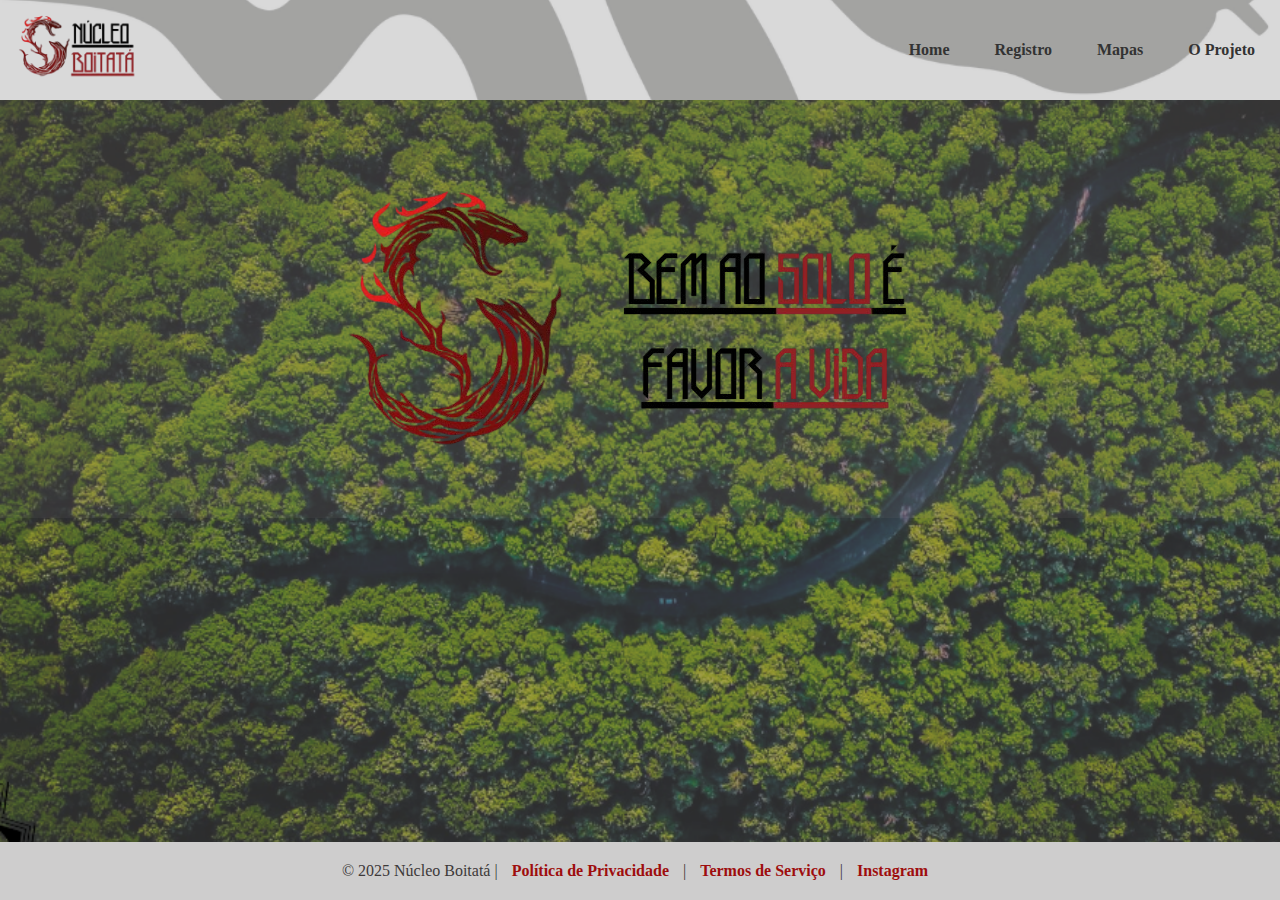
<file: index.html>
<!DOCTYPE html>
<html lang="pt-br">
  <head>
    <meta charset="UTF-8" />
    <meta name="viewport" content="width=device-width, initial-scale=1.0" />
    <title>Núcleo Boitatá</title>
    <link rel="stylesheet" href="styles.css"/>
    <link rel="icon" href="img/icon.ico" type="image/x-icon" />
    <link rel="preconnect" href="https://fonts.googleapis.com" />
    <link rel="preconnect" href="https://fonts.gstatic.com" crossorigin />
    <link href="https://fonts.googleapis.com/css2?family=Rubik+Dirt&display=swap" rel="stylesheet" />
    <link href="https://cdn.jsdelivr.net/npm/bootstrap@5.3.7/dist/css/bootstrap.min.css" rel="stylesheet" integrity="sha384-LN+7fdVzj6u52u30Kp6M/trliBMCMKTyK833zpbD+pXdCLuTusPj697FH4R/5mcr" crossorigin="anonymous" />
  </head>


  <body class="home-page">
    <header class="cabecalho">
      <div class="img_cabecalho">
        <img
          src="img/logonome-removebg-preview.png"
          alt="Logo Núcleo Boitatá"
        />
      </div>

      <div class="botoes_cabecalho">
        <nav>
          <ul>
            <li>
              <a href="index.html">Home</a>
            </li>
            <li>
              <a href="Login.php">Registro</a>
            </li>
            <li>
              <a href="mapa.php">Mapas</a>
            </li>
            <li>
              <a href="projeto.html">O Projeto</a>
            </li>
          </ul>
        </nav>
      </div>
    </header>

    <div class="content">
      <div class="slogan">
        <img src="img/slogan-removebg-preview.png" alt="Slogan Núcleo Boitatá" />
      </div>
    </div>

    <footer id="rodape">
      <p class="direitos">
        &copy; 2025 Núcleo Boitatá |
        <a href="politica-privacidade.html">Política de Privacidade</a>
        |
        <a href="termos-servico.html">Termos de Serviço</a>
        |
        <a href="https://www.instagram.com/nucleo_boitata?igsh=MTJlcmdZzMwMGhkOA==">Instagram</a>
      </p>
    </footer>
  </body>
</html>
</file>
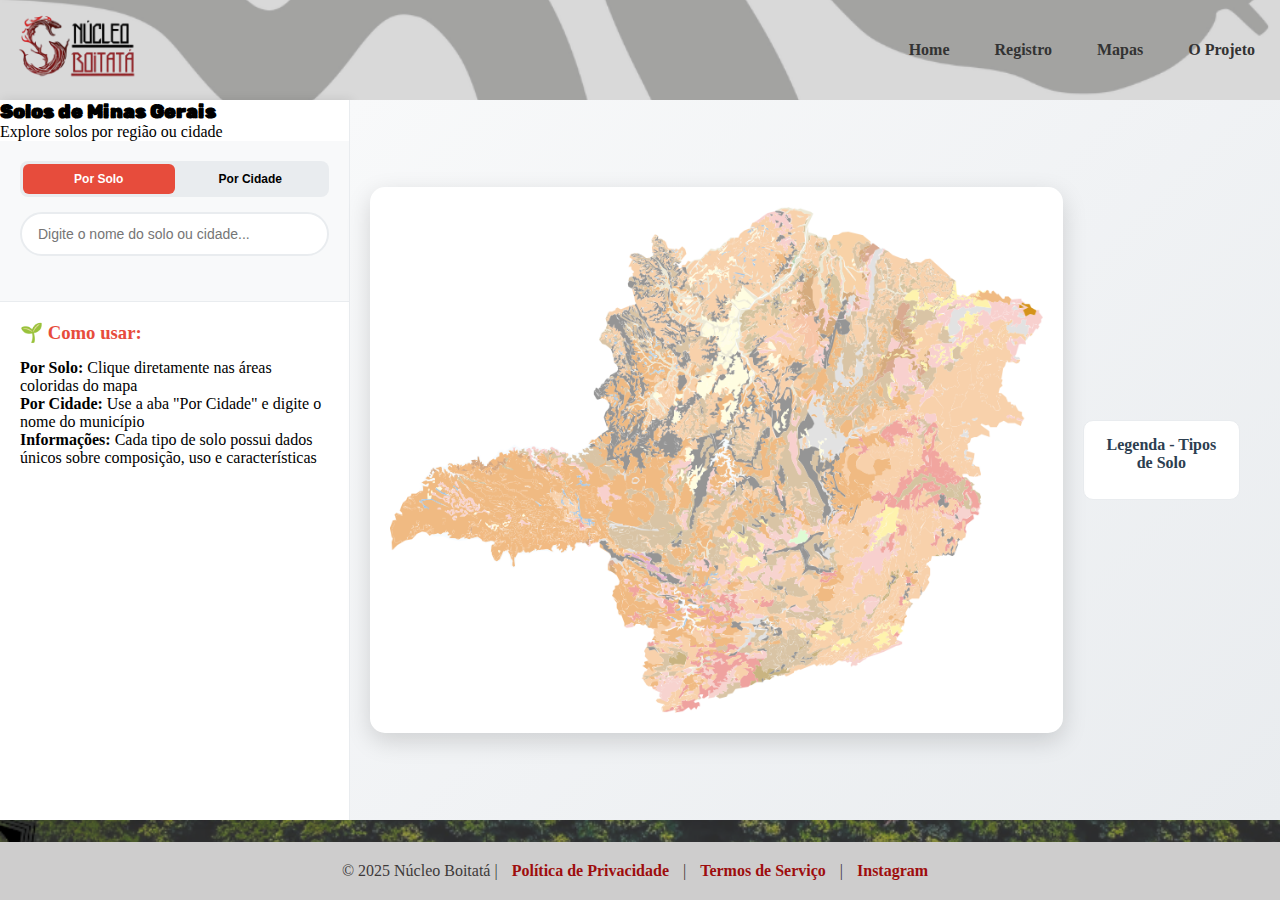
<file: mapa.html>
<!DOCTYPE html>
<html lang="pt-br">

<head>
    <meta charset="UTF-8" />
    <meta name="viewport" content="width=device-width, initial-scale=1.0" />
    <title>Núcleo Boitatá - Mapa de Solos MG</title>
    <link rel="stylesheet" href="styles.css" />
    <link rel="icon" href="img/icon.ico" type="image/x-icon" />
    <link rel="preconnect" href="https://fonts.googleapis.com" />
    <link rel="preconnect" href="https://fonts.gstatic.com" crossorigin />
    <link href="https://fonts.googleapis.com/css2?family=Rubik+Dirt&family=Inter:wght@300;400;500;600;700&display=swap"
        rel="stylesheet" />
    <style>
        .real-map-container {
            flex: 1;
            display: flex;
            align-items: center;
            justify-content: center;
            padding: 20px;
            background: linear-gradient(135deg, #f8f9fa 0%, #e9ecef 100%);
            position: relative;
        }

        .map-wrapper {
            position: relative;
            max-width: 900px;
            width: 100%;
            background: white;
            border-radius: 15px;
            box-shadow: 0 8px 25px rgba(0, 0, 0, 0.15);
            padding: 20px;
            overflow: hidden;
        }

        .map-image {
            width: 100%;
            height: auto;
            display: block;
            border-radius: 10px;
            cursor: crosshair;
        }

        /* Overlay para áreas clicáveis invisíveis */
        .map-overlay {
            position: absolute;
            top: 20px;
            left: 20px;
            right: 20px;
            bottom: 20px;
            border-radius: 10px;
        }

        /* Áreas clicáveis invisíveis */
        .clickable-area {
            position: absolute;
            cursor: pointer;
            transition: all 0.3s ease;
            border: 2px solid transparent;
            border-radius: 5px;
        }

        .clickable-area:hover {
            background-color: rgba(231, 76, 60, 0.2);
            border-color: rgba(231, 76, 60, 0.8);
            transform: scale(1.02);
        }

        .clickable-area.selected {
            background-color: rgba(231, 76, 60, 0.3);
            border-color: #e74c3c;
            border-width: 3px;
        }

        /* Tooltip para mostrar informações rápidas */
        .map-tooltip {
            position: absolute;
            background: rgba(0, 0, 0, 0.9);
            color: white;
            padding: 8px 12px;
            border-radius: 6px;
            font-size: 12px;
            pointer-events: none;
            z-index: 1000;
            opacity: 0;
            transition: opacity 0.3s;
            max-width: 200px;
        }

        .map-tooltip.show {
            opacity: 1;
        }

        /* Sidebar melhorada */
        .enhanced-sidebar {
            width: 350px;
            background: white;
            border-right: 1px solid #e9ecef;
            box-shadow: 2px 0 10px rgba(0, 0, 0, 0.1);
            display: flex;
            flex-direction: column;
            max-height: calc(100vh - 180px);
        }

        .search-section-enhanced {
            padding: 20px;
            border-bottom: 1px solid #e9ecef;
            background: #f8f9fa;
        }

        .search-tabs {
            display: flex;
            margin-bottom: 15px;
            background: #e9ecef;
            border-radius: 8px;
            padding: 3px;
        }

        .search-tab {
            flex: 1;
            padding: 8px 12px;
            text-align: center;
            border-radius: 6px;
            cursor: pointer;
            font-size: 12px;
            font-weight: 600;
            transition: all 0.3s ease;
            border: none;
            background: transparent;
        }

        .search-tab.active {
            background: #e74c3c;
            color: white;
        }

        .search-input-enhanced {
            width: 100%;
            padding: 12px 40px 12px 16px;
            border: 2px solid #e9ecef;
            border-radius: 25px;
            font-size: 14px;
            outline: none;
            transition: border-color 0.3s ease;
        }

        .search-input-enhanced:focus {
            border-color: #e74c3c;
            box-shadow: 0 0 0 3px rgba(231, 76, 60, 0.1);
        }

        .search-results {
            max-height: 200px;
            overflow-y: auto;
            margin-top: 10px;
        }

        .search-result-item {
            padding: 8px 12px;
            cursor: pointer;
            border-radius: 6px;
            margin-bottom: 5px;
            background: white;
            border: 1px solid #e9ecef;
            transition: all 0.3s ease;
        }

        .search-result-item:hover {
            background: #e74c3c;
            color: white;
        }

        .info-panel-enhanced {
            flex: 1;
            padding: 20px;
            overflow-y: auto;
        }

        .soil-info-card {
            background: #f8f9fa;
            border-radius: 10px;
            padding: 20px;
            margin-bottom: 15px;
            border-left: 4px solid #e74c3c;
        }

        .soil-title {
            font-size: 1.3rem;
            color: #e74c3c;
            margin-bottom: 15px;
            font-family: 'Rubik Dirt', system-ui;
        }

        .info-grid-enhanced {
            display: grid;
            gap: 12px;
        }

        .info-item-enhanced {
            background: white;
            padding: 12px;
            border-radius: 8px;
            border-left: 3px solid #e74c3c;
        }

        .info-label {
            font-weight: 600;
            color: #2c3e50;
            display: block;
            margin-bottom: 5px;
            font-size: 13px;
        }

        .info-value {
            color: #495057;
            font-size: 14px;
            line-height: 1.4;
        }

        /* Cities database simulation */
        .cities-found {
            background: #d4edda;
            border: 1px solid #c3e6cb;
            border-radius: 6px;
            padding: 10px;
            margin: 10px 0;
        }

        .city-item {
            display: flex;
            justify-content: space-between;
            align-items: center;
            padding: 5px 0;
            border-bottom: 1px solid #c3e6cb;
        }

        .city-item:last-child {
            border-bottom: none;
        }

        .city-name {
            font-weight: 600;
            color: #2c3e50;
        }

        .city-soil {
            font-size: 12px;
            color: #6c757d;
        }

        /* Legenda integrada */
        .integrated-legend {
            background: white;
            border-radius: 10px;
            padding: 15px;
            margin: 15px 20px;
            border: 1px solid #e9ecef;
        }

        .legend-title {
            font-weight: bold;
            margin-bottom: 12px;
            color: #2c3e50;
            text-align: center;
        }


        .legend-item {
            display: flex;
            align-items: center;
            gap: 8px;
            font-size: 11px;
            padding: 4px;
        }

        .legend-color {
            width: 16px;
            height: 16px;
            border-radius: 3px;
            border: 1px solid #666;
            flex-shrink: 0;
        }

        /* Cores baseadas na legenda real */
        .color-aur {
            background-color: #D4C4A8;
        }

        .color-au {
            background-color: #90EE90;
        }

        .color-cxbd {
            background-color: #E8C4A8;
        }

        .color-cxbdf {
            background-color: #D4B894;
        }

        .color-cxbe {
            background-color: #C8A882;
        }

        .color-chd {
            background-color: #E8D4A8;
        }

        .color-cybe {
            background-color: #F4E8C4;
        }

        .color-ffd {
            background-color: #E8B4C8;
        }

        .color-gmd {
            background-color: #A8C8E8;
        }

        .color-gxbd {
            background-color: #94B8D4;
        }

        .color-lad {
            background-color: #F4E4BC;
        }

        .color-lvad {
            background-color: #E8C898;
        }

        .color-lvadf {
            background-color: #D4B474;
        }

        .color-lvae {
            background-color: #E8D488;
        }

        .color-lvd {
            background-color: #F4C888;
        }

        .color-lvdf {
            background-color: #E8B474;
        }

        .color-lve {
            background-color: #F4D498;
        }

        .color-lvef {
            background-color: #E8C484;
        }

        .color-nve {
            background-color: #F4A8A8;
        }

        .color-nvef {
            background-color: #E89898;
        }

        .color-nxd {
            background-color: #D4A8A8;
        }

        .color-nxe {
            background-color: #E8B8B8;
        }

        .color-pvad {
            background-color: #E8B4B8;
        }

        .color-pvae {
            background-color: #F4C4C8;
        }

        .color-pvd {
            background-color: #D4A4A8;
        }

        .color-pve {
            background-color: #E8B4B8;
        }

        .color-rld {
            background-color: #B8B8B8;
        }

        .color-rldh {
            background-color: #A8A8A8;
        }

        .color-rle {
            background-color: #C8C8C8;
        }

        .color-rlh {
            background-color: #D8D8D8;
        }

        .color-rqg {
            background-color: #E6E6E6;
        }

        .color-rqo {
            background-color: #F0F0F0;
        }

        .color-rubd {
            background-color: #C8D4E8;
        }

        .color-rube {
            background-color: #D8E4F8;
        }

        .color-sxe {
            background-color: #B8E8B8;
        }

        .color-tco {
            background-color: #D4A464;
        }

        /* Responsividade */
        @media (max-width: 768px) {
            .mapa-container {
                flex-direction: column;
            }

            .enhanced-sidebar {
                width: 100%;
                max-height: 40vh;
                order: 2;
            }

            .real-map-container {
                order: 1;
                padding: 10px;
            }

            .legend-grid {
                grid-template-columns: 0.1fr;
            }


        }

        .legend-img {
            max-width: 300px;
            width: 100%;
            height: auto;
            display: block;
            margin: 0 auto;
        }

        /* Novos estilos para o mapa com imagem real */
        .real-map-image {
            width: 100%;
            height: auto;
            display: block;
            border-radius: 10px;
        }

        /* Melhorias na responsividade */
        @media (max-width: 992px) {
            .mapa-container {
                flex-direction: column;
            }

            .enhanced-sidebar {
                width: 100%;
                max-height: 40vh;
                order: 2;
            }

            .real-map-container {
                order: 1;
                padding: 10px;
            }
        }

        @media (max-width: 576px) {
            .legend-grid {
                grid-template-columns: 0.1fr;
            }

            .soil-info-card {
                padding: 15px;
            }
        }
    </style>
</head>

<body>
    <header class="cabecalho">
        <div class="img_cabecalho">
            <img src="img/logonome-removebg-preview.png" alt="Logo Núcleo Boitatá" />
        </div>
        <div class="botoes_cabecalho">
            <nav>
                <ul>
                    <li><a href="index.html">Home</a></li>
                    <li><a href="Login.php">Registro</a></li>
                    <li><a href="mapa.html" class="active">Mapas</a></li>
                    <li><a href="projeto.html">O Projeto</a></li>
                </ul>
            </nav>
        </div>
    </header>

    <div class="mapa-container">
        <div class="enhanced-sidebar">
            <div>
                <h2 class="sidebar-title">Solos de Minas Gerais</h2>
                <p class="sidebar-subtitle">Explore solos por região ou cidade</p>
            </div>

            <div class="search-section-enhanced">
                <div class="search-tabs">
                    <button class="search-tab active" data-tab="region">Por Solo</button>
                    <button class="search-tab" data-tab="city">Por Cidade</button>
                </div>

                <div class="search-box">
                    <input type="text" class="search-input-enhanced" id="searchInput"
                        placeholder="Digite o nome do solo ou cidade...">
                    <div class="search-results" id="searchResults"></div>
                </div>
            </div>

            <div class="info-panel-enhanced" id="infoPanel">
                <div class="welcome-message">
                    <h3 style="color: #e74c3c; margin-bottom: 15px;">🌱 Como usar:</h3>
                    <p><strong>Por Solo:</strong> Clique diretamente nas áreas coloridas do mapa</p>
                    <p><strong>Por Cidade:</strong> Use a aba "Por Cidade" e digite o nome do município</p>
                    <p><strong>Informações:</strong> Cada tipo de solo possui dados únicos sobre composição, uso e
                        características</p>
                </div>
            </div>
        </div>

        <div class="real-map-container">
            <div class="map-wrapper">
                <!-- Imagem real do mapa com mapa de áreas clicáveis -->
                <img src="./img/MapaMG.png" alt="Mapa de Solos de MG" class="real-map-image" id="realMapImage"
                    usemap="#soilMap">

                <!-- Mapa de áreas clicáveis - coordenadas devem ser ajustadas conforme sua imagem -->
                <map name="soilMap" id="soilMap">
                    <!-- Exemplo de área clicável - você precisará definir as coordenadas corretas -->
                    <area shape="poly" coords="100,200,150,250,200,300,250,350" alt="Região Norte" data-soil="LVAd"
                        title="Latossolo Vermelho Amarelo Distrófico">
                    <area shape="poly" coords="300,400,350,450,400,500,450,550" alt="Região Triângulo" data-soil="LVAdf"
                        title="Latossolo Vermelho Amarelo Distroférrico">
                    <!-- Adicione todas as áreas correspondentes às regiões do seu mapa -->
                </map>

                <!-- Tooltip para informações rápidas -->
                <div class="map-tooltip" id="mapTooltip"></div>
            </div>

            <!-- Legenda integrada -->
            <div class="integrated-legend">
                <div class="legend-title">
                    Legenda - Tipos de Solo
                </div>
                <div class="legend-grid">
      
                </div>
            </div>
        </div>
    </div>

    <footer id="rodape">
      <p class="direitos">
        &copy; 2025 Núcleo Boitatá |
        <a href="politica-privacidade.html">Política de Privacidade</a>
        |
        <a href="termos-servico.html">Termos de Serviço</a>
        |
        <a href="https://www.instagram.com/nucleo_boitata?igsh=MTJlcmdZzMwMGhkOA==">Instagram</a>
      </p>
    </footer>

    <script>
        // Base de dados expandida com todos os municípios de MG
        const citiesDatabase = {
            // Norte de Minas
            'Montes Claros': ['LVAd', 'PVAd', 'RLd'],
            'Januária': ['LVAd', 'RQg', 'GMd'],
            'Pirapora': ['LVAd', 'PVAd'],
            'Janaúba': ['LVAd', 'RLd'],
            'Bocaiúva': ['LVAd', 'CXbd'],
            'Salinas': ['LVAd', 'PVAd'],
            'Taiobeiras': ['LVAd', 'RLd'],
            'Capelinha': ['PVAd', 'RLd'],
            'Diamantina': ['RLd', 'CXbd'],
            'Pedra Azul': ['RLd', 'CXbd'],
            'Araçuaí': ['RLd', 'PVAd'],
            'Itaobim': ['PVAd', 'RLd'],
            'Porteirinha': ['LVAd', 'RLd'],
            'Jaíba': ['LVAd', 'RQg'],
            'Mato Verde': ['LVAd', 'PVAd'],

            // Triângulo Mineiro/Alto Paranaíba
            'Uberlândia': ['LVAdf', 'LAd'],
            'Uberaba': ['LVAdf', 'LVAd'],
            'Ituiutaba': ['LVAdf', 'LAd'],
            'Araguari': ['LVAdf', 'PVAd'],
            'Patos de Minas': ['LVAdf', 'LAd'],
            'Patrocínio': ['LVAdf', 'PVAd'],
            'Araxá': ['LVAdf', 'LAd'],
            'Frutal': ['LVAdf', 'PVAd'],
            'Iturama': ['LVAdf', 'LAd'],
            'Campina Verde': ['LVAdf', 'PVAd'],
            'Monte Carmelo': ['LVAdf', 'LAd'],
            'Coromandel': ['LVAdf', 'PVAd'],
            'Carmo do Paranaíba': ['LVAdf', 'LAd'],
            'Lagoa Formosa': ['LVAdf', 'PVAd'],

            // Centro-Oeste
            'Divinópolis': ['LAd', 'LVAd', 'CXbd'],
            'Formiga': ['LAd', 'PVAd'],
            'Oliveira': ['LAd', 'CXbd'],
            'Itaúna': ['LAd', 'LVAd'],
            'Pará de Minas': ['LAd', 'CXbd'],
            'Pitangui': ['LAd', 'PVAd'],
            'Bom Despacho': ['LAd', 'LVAd'],
            'Arcos': ['LAd', 'CXbd'],
            'Luz': ['LAd', 'PVAd'],
            'Campos Gerais': ['LAd', 'LVAd'],

            // RM Belo Horizonte
            'Belo Horizonte': ['CXbd', 'LVAd', 'RLd'],
            'Contagem': ['CXbd', 'LVAd'],
            'Betim': ['CXbd', 'LAd'],
            'Nova Lima': ['CXbd', 'RLd'],
            'Sabará': ['CXbd', 'PVAd'],
            'Santa Luzia': ['CXbd', 'LVAd'],
            'Vespasiano': ['CXbd', 'RLd'],
            'Ribeirão das Neves': ['CXbd', 'PVAd'],
            'Ibirité': ['CXbd', 'LVAd'],
            'Brumadinho': ['CXbd', 'RLd'],
            'Caeté': ['CXbd', 'PVAd'],
            'Pedro Leopoldo': ['CXbd', 'LVAd'],
            'São Joaquim de Bicas': ['CXbd', 'RLd'],
            'Matozinhos': ['CXbd', 'PVAd'],
            'Lagoa Santa': ['CXbd', 'LVAd'],

            // Zona da Mata
            'Juiz de Fora': ['LVAd', 'PVAd', 'CXbd'],
            'Viçosa': ['LVAd', 'CXbd'],
            'Muriaé': ['PVAd', 'LVAd'],
            'Cataguases': ['LVAd', 'PVAd'],
            'Ubá': ['LVAd', 'CXbd'],
            'Ponte Nova': ['LVAd', 'PVAd'],
            'Manhuaçu': ['PVAd', 'CXbd'],
            'Leopoldina': ['LVAd', 'PVAd'],
            'Carangola': ['PVAd', 'CXbd'],
            'São João Nepomuceno': ['LVAd', 'PVAd'],
            'Além Paraíba': ['LVAd', 'CXbd'],
            'Astolfo Dutra': ['LVAd', 'PVAd'],
            'Miraí': ['PVAd', 'CXbd'],
            'Tombos': ['LVAd', 'PVAd'],
            'Visconde do Rio Branco': ['LVAd', 'CXbd'],

            // Sul de Minas
            'Varginha': ['LVAd', 'PVAd'],
            'Pouso Alegre': ['LVAd', 'CXbd'],
            'Itajubá': ['LVAd', 'RLd'],
            'Três Corações': ['LVAd', 'PVAd'],
            'Lavras': ['LVAd', 'CXbd'],
            'São Lourenço': ['LVAd', 'PVAd'],
            'Poços de Caldas': ['LVAd', 'CXbd'],
            'Passos': ['LVAd', 'PVAd'],
            'Alfenas': ['LVAd', 'CXbd'],
            'Guaxupé': ['LVAd', 'PVAd'],
            'Extrema': ['LVAd', 'CXbd'],
            'Santa Rita do Sapucaí': ['LVAd', 'PVAd'],
            'Campanha': ['LVAd', 'CXbd'],
            'Machado': ['LVAd', 'PVAd'],
            'Boa Esperança': ['LVAd', 'CXbd'],

            // Vale do Rio Doce
            'Governador Valadares': ['PVAd', 'RLd'],
            'Ipatinga': ['PVAd', 'CXbd'],
            'Caratinga': ['PVAd', 'LVAd'],
            'Timóteo': ['PVAd', 'CXbd'],
            'Coronel Fabriciano': ['PVAd', 'LVAd'],
            'Mantena': ['PVAd', 'RLd'],
            'Aimorés': ['PVAd', 'CXbd'],
            'Conselheiro Pena': ['PVAd', 'LVAd'],
            'Resplendor': ['PVAd', 'RLd'],
            'Itabira': ['PVAd', 'CXbd'],
            'Nova Era': ['PVAd', 'LVAd'],
            'Santana do Paraíso': ['PVAd', 'RLd'],
            'Belo Oriente': ['PVAd', 'CXbd'],
            'Periquito': ['PVAd', 'LVAd'],
            'Engenheiro Caldas': ['PVAd', 'RLd'],

            // Noroeste de Minas
            'Paracatu': ['RQg', 'LAd'],
            'Unaí': ['RQg', 'LVAd'],
            'Buritis': ['RQg', 'LAd'],
            'Arinos': ['RQg', 'LVAd'],
            'Cabeceira Grande': ['RQg', 'LAd'],
            'Bonfinópolis de Minas': ['RQg', 'LVAd'],
            'Riachinho': ['RQg', 'LAd'],
            'Uruana de Minas': ['RQg', 'LVAd'],
            'Brasilândia de Minas': ['RQg', 'LAd'],
            'João Pinheiro': ['RQg', 'LVAd'],
            'Lagamar': ['RQg', 'LAd'],
            'Lagoa Grande': ['RQg', 'LVAd'],
            'Santa Fé de Minas': ['RQg', 'LAd'],
            'Vazante': ['RQg', 'LVAd'],
            'Presidente Olegário': ['RQg', 'LAd'],

            // Jequitinhonha
            'Teófilo Otoni': ['PVAd', 'RLd'],
            'Almenara': ['PVAd', 'CXbd'],
            'Jequitinhonha': ['PVAd', 'RLd'],
            'Minas Novas': ['PVAd', 'CXbd'],
            'Capelinha': ['PVAd', 'RLd'],
            'Diamantina': ['RLd', 'CXbd'],
            'Araçuaí': ['RLd', 'PVAd'],
            'Pedra Azul': ['RLd', 'CXbd'],
            'Salto da Divisa': ['PVAd', 'RLd'],
            'Felisburgo': ['PVAd', 'CXbd'],
            'Joaíma': ['PVAd', 'RLd'],
            'Josenópolis': ['PVAd', 'CXbd'],
            'Medina': ['PVAd', 'RLd'],
            'Rubim': ['PVAd', 'CXbd'],
            'Santo Antônio do Jacinto': ['PVAd', 'RLd']
        };

        // Base de dados detalhada dos solos (mantida do código anterior)
        const soilDatabase = {
            'LAd': {
                name: 'Latossolo Amarelo Distrófico',
                composition: 'Rico em óxidos de alumínio e ferro, textura argilosa',
                ph: '4.0 - 5.5 (muito ácido)',
                drainage: 'Boa drenagem, pode reter água em períodos chuvosos',
                depth: 'Muito profundo (>2m)',
                fertility: 'Baixa fertilidade natural, necessita correção',
                climate: 'Tropical quente e úmido',
                cultures: 'Eucalipto, pastagem, cultivos com correção do solo',
                characteristics: 'Solo profundo, bem estruturado, coloração amarelada devido aos óxidos de ferro hidratados',
                limitations: 'Alta acidez, baixa fertilidade, possível compactação',
                management: 'Calagem, adubação orgânica e mineral, práticas conservacionistas'
            },
            'LVAd': {
                name: 'Latossolo Vermelho Amarelo Distrófico',
                composition: 'Mistura de óxidos de ferro e alumínio, textura argilosa a média',
                ph: '4.5 - 6.0 (ácido)',
                drainage: 'Excelente drenagem',
                depth: 'Muito profundo (>2m)',
                fertility: 'Baixa a média, requer manejo adequado',
                climate: 'Tropical e subtropical',
                cultures: 'Café, soja, milho, cana-de-açúcar, eucalipto',
                characteristics: 'Transição entre vermelho e amarelo, boa estrutura física',
                limitations: 'Acidez, baixo teor de nutrientes, susceptível à erosão',
                management: 'Correção da acidez, adubação balanceada, cobertura vegetal'
            },
            'LVAdf': {
                name: 'Latossolo Vermelho Amarelo Distroférrico',
                composition: 'Alto teor de ferro, textura muito argilosa',
                ph: '4.5 - 6.5',
                drainage: 'Excelente drenagem',
                depth: 'Muito profundo (>2m)',
                fertility: 'Média, melhor que outros latossolos',
                climate: 'Tropical e subtropical',
                cultures: 'Soja, milho, café, cana-de-açúcar (alto potencial produtivo)',
                characteristics: 'Rico em ferro, cor vermelho-amarelada intensa, excelente estrutura',
                limitations: 'Possível deficiência de micronutrientes',
                management: 'Manejo de micronutrientes, adubação equilibrada'
            },
            'PVAd': {
                name: 'Argissolo Vermelho Amarelo Distrófico',
                composition: 'Acúmulo de argila no horizonte B, textura variável',
                ph: '4.5 - 6.5',
                drainage: 'Moderada a boa',
                depth: 'Profundo (1-2m)',
                fertility: 'Média, melhor que latossolos',
                climate: 'Tropical e subtropical',
                cultures: 'Café, fruticultura, eucalipto, pastagem',
                characteristics: 'Gradiente textural, horizonte B mais argiloso',
                limitations: 'Susceptibilidade à erosão, compactação do horizonte B',
                management: 'Práticas conservacionistas, manejo da compactação'
            },
            'RLd': {
                name: 'Neossolo Litólico Distrófico',
                composition: 'Solo raso sobre rocha, material mineral pouco desenvolvido',
                ph: '5.0 - 7.5',
                drainage: 'Rápida, excessiva',
                depth: 'Muito raso (<50cm)',
                fertility: 'Baixa a média, limitada pelo volume',
                climate: 'Variável, comum em regiões montanhosas',
                cultures: 'Pastagem natural, silvicultura, agricultura limitada',
                characteristics: 'Solo raso, pedregoso, limitado pela rocha subjacente',
                limitations: 'Pouco volume de solo, pedregosidade, erosão',
                management: 'Conservação, manejo extensivo, reflorestamento'
            },
            'CXbd': {
                name: 'Cambissolo Háplico Tb Distrófico',
                composition: 'Solo jovem, minerais primários ainda presentes',
                ph: '5.0 - 7.0',
                drainage: 'Variável conforme relevo',
                depth: 'Raso a profundo',
                fertility: 'Variável, média a alta',
                climate: 'Diversificado',
                cultures: 'Agricultura familiar, horticultura, café',
                characteristics: 'Solo jovem, desenvolvimento incipiente',
                limitations: 'Variabilidade espacial alta',
                management: 'Análise caso a caso, manejo conservacionista'
            },
            'GMd': {
                name: 'Gleissolo Melânico Tb Distrófico',
                composition: 'Solo hidromórfico, rico em matéria orgânica',
                ph: '4.5 - 6.5',
                drainage: 'Deficiente, sujeito a alagamento',
                depth: 'Variável',
                fertility: 'Alta em matéria orgânica, limitada pela drenagem',
                climate: 'Áreas úmidas, várzeas',
                cultures: 'Arroz irrigado, pastagem adaptada à umidade',
                characteristics: 'Solo escuro, rico em matéria orgânica, encharcado',
                limitations: 'Excesso de água, anaerobiose',
                management: 'Drenagem controlada, cultivos adaptados'
            },
            'RQg': {
                name: 'Neossolo Quartzarênico Hidromórfico',
                composition: 'Essencialmente areia quartzosa, pouco desenvolvido',
                ph: '4.5 - 6.0',
                drainage: 'Variável, pode ter lençol freático alto',
                depth: 'Variável',
                fertility: 'Muito baixa',
                climate: 'Tropical, áreas de transição',
                cultures: 'Reflorestamento, cultivos com irrigação',
                characteristics: 'Solo arenoso, pouco desenvolvido, influência do lençol freático',
                limitations: 'Baixa fertilidade, lixiviação de nutrientes',
                management: 'Irrigação, adubação frequente, matéria orgânica'
            }
        };


        // Estado atual
        let currentSearchMode = 'region';
        let selectedSoil = null;

        // Elementos DOM
        const searchTabs = document.querySelectorAll('.search-tab');
        const searchInput = document.getElementById('searchInput');
        const searchResults = document.getElementById('searchResults');
        const infoPanel = document.getElementById('infoPanel');
        const mapTooltip = document.getElementById('mapTooltip');
        const realMapImage = document.getElementById('realMapImage');
        const soilMap = document.getElementById('soilMap');

        // Inicialização
        document.addEventListener('DOMContentLoaded', function () {
            initializeTabs();
            initializeSearch();
            initializeMapAreas();
        });

        // Tabs de busca
        function initializeTabs() {
            searchTabs.forEach(tab => {
                tab.addEventListener('click', function () {
                    const mode = this.dataset.tab;
                    switchSearchMode(mode);
                });
            });
        }

        function switchSearchMode(mode) {
            currentSearchMode = mode;

            searchTabs.forEach(tab => {
                tab.classList.toggle('active', tab.dataset.tab === mode);
            });

            searchInput.placeholder = mode === 'region'
                ? 'Digite o nome da solo...'
                : 'Digite o nome da cidade...';

            searchInput.value = '';
            searchResults.innerHTML = '';
        }

        // Sistema de busca
        function initializeSearch() {
            searchInput.addEventListener('input', function () {
                const query = this.value.trim().toLowerCase();

                if (query.length < 2) {
                    searchResults.innerHTML = '';
                    return;
                }

                let results = [];

                if (currentSearchMode === 'region') {
                    // Buscar por tipos de solo (regiões)
                    results = Object.keys(soilDatabase).filter(soil => {
                        return soilDatabase[soil].name.toLowerCase().includes(query);
                    }).map(soil => ({
                        type: 'soil',
                        id: soil,
                        name: soilDatabase[soil].name
                    }));
                } else {
                    // Buscar por cidades
                    results = Object.keys(citiesDatabase).filter(city => {
                        return city.toLowerCase().includes(query);
                    }).map(city => ({
                        type: 'city',
                        id: city,
                        name: city,
                        soils: citiesDatabase[city]
                    }));
                }

                displaySearchResults(results);
            });
        }

        function displaySearchResults(results) {
            if (results.length === 0) {
                searchResults.innerHTML = '<div class="search-result-item">Nenhum resultado encontrado</div>';
                return;
            }

            searchResults.innerHTML = '';

            results.slice(0, 10).forEach(result => {
                const item = document.createElement('div');
                item.className = 'search-result-item';

                if (result.type === 'soil') {
                    item.textContent = result.name;
                    item.addEventListener('click', () => {
                        showSoilInfo(result.id);
                        searchInput.value = '';
                        searchResults.innerHTML = '';
                    });
                } else {
                    item.innerHTML = `
                        <div class="city-search-result">
                            <strong>${result.name}</strong>
                            <div class="city-soils">Solos: ${result.soils.join(', ')}</div>
                        </div>
                    `;
                    item.addEventListener('click', () => {
                        showCityInfo(result.name, result.soils);
                        searchInput.value = '';
                        searchResults.innerHTML = '';
                    });
                }

                searchResults.appendChild(item);
            });
        }

        // Inicialização das áreas do mapa
        function initializeMapAreas() {
            const areas = soilMap.getElementsByTagName('area');

            Array.from(areas).forEach(area => {
                area.addEventListener('click', function (e) {
                    e.preventDefault();
                    const soilType = this.dataset.soil;
                    showSoilInfo(soilType);
                });

                area.addEventListener('mouseover', function (e) {
                    const soilType = this.dataset.soil;
                    const soilName = soilDatabase[soilType]?.name || 'Tipo de solo desconhecido';
                    showTooltip(e, soilName);
                });

                area.addEventListener('mouseout', function () {
                    hideTooltip();
                });
            });
        }

        // Exibir informações do solo
        function showSoilInfo(soilType) {
            const soil = soilDatabase[soilType];

            if (!soil) {
                infoPanel.innerHTML = `
                    <div class="soil-info-card">
                        <h3 class="soil-title">Tipo de solo não encontrado</h3>
                        <p>Não foi possível encontrar informações para este tipo de solo.</p>
                    </div>
                `;
                return;
            }

            // Encontrar cidades com este tipo de solo
            const citiesWithThisSoil = Object.keys(citiesDatabase).filter(
                city => citiesDatabase[city].includes(soilType)
            );

            infoPanel.innerHTML = `
                <div class="soil-info-card">
                    <h3 class="soil-title">${soil.name} (${soilType})</h3>
                    
                    <div class="info-grid-enhanced">
                        <div class="info-item-enhanced">
                            <span class="info-label">Composição</span>
                            <span class="info-value">${soil.composition}</span>
                        </div>
                        
                        <div class="info-item-enhanced">
                            <span class="info-label">pH</span>
                            <span class="info-value">${soil.ph}</span>
                        </div>
                        
                        <div class="info-item-enhanced">
                            <span class="info-label">Drenagem</span>
                            <span class="info-value">${soil.drainage}</span>
                        </div>
                        
                        <div class="info-item-enhanced">
                            <span class="info-label">Profundidade</span>
                            <span class="info-value">${soil.depth}</span>
                        </div>
                        
                        <div class="info-item-enhanced">
                            <span class="info-label">Fertilidade</span>
                            <span class="info-value">${soil.fertility}</span>
                        </div>
                        
                        <div class="info-item-enhanced">
                            <span class="info-label">Clima</span>
                            <span class="info-value">${soil.climate}</span>
                        </div>
                        
                        <div class="info-item-enhanced">
                            <span class="info-label">Culturas</span>
                            <span class="info-value">${soil.cultures}</span>
                        </div>
                        
                        <div class="info-item-enhanced">
                            <span class="info-label">Características</span>
                            <span class="info-value">${soil.characteristics}</span>
                        </div>
                        
                        <div class="info-item-enhanced">
                            <span class="info-label">Limitações</span>
                            <span class="info-value">${soil.limitations}</span>
                        </div>
                        
                        <div class="info-item-enhanced">
                            <span class="info-label">Manejo</span>
                            <span class="info-value">${soil.management}</span>
                        </div>
                    </div>
                    
                    ${citiesWithThisSoil.length > 0 ? `
                        <div class="cities-found">
                            <h4 style="margin-bottom: 10px;">🏙️ Cidades com este solo:</h4>
                            ${citiesWithThisSoil.slice(0, 5).map(city => `
                                <div class="city-item">
                                    <span class="city-name">${city}</span>
                                    <span class="city-soil">${citiesDatabase[city].join(', ')}</span>
                                </div>
                            `).join('')}
                            ${citiesWithThisSoil.length > 5 ? `
                                <p style="margin-top: 10px; font-size: 12px;">
                                    + ${citiesWithThisSoil.length - 5} outras cidades
                                </p>
                            ` : ''}
                        </div>
                    ` : ''}
                </div>
            `;

            selectedSoil = soilType;
        }

        // Exibir informações da cidade
        function showCityInfo(cityName, soilTypes) {
            infoPanel.innerHTML = `
                <div class="soil-info-card">
                    <h3 class="soil-title">🏙️ ${cityName}</h3>
                    <p style="margin-bottom: 15px;">Tipos de solo encontrados nesta região:</p>
                    
                    <div class="cities-found">
                        ${soilTypes.map(soilType => {
                const soil = soilDatabase[soilType];
                return `
                                <div class="city-item" style="cursor: pointer;" data-soil="${soilType}">
                                    <span class="city-name">${soil ? soil.name : soilType}</span>
                                    <span class="city-soil">${soilType}</span>
                                </div>
                            `;
            }).join('')}
                    </div>
                </div>
            `;

            // Adicionar event listeners para os itens de solo
            document.querySelectorAll('.city-item[data-soil]').forEach(item => {
                item.addEventListener('click', function () {
                    const soilType = this.dataset.soil;
                    showSoilInfo(soilType);
                });
            });
        }

        // Tooltip functions
        function showTooltip(event, text) {
            mapTooltip.textContent = text;
            mapTooltip.classList.add('show');

            // Posicionar o tooltip próximo ao cursor
            mapTooltip.style.left = (event.pageX + 10) + 'px';
            mapTooltip.style.top = (event.pageY + 10) + 'px';
        }

        function hideTooltip() {
            mapTooltip.classList.remove('show');
        }
    </script>
</body>

</html>
</file>
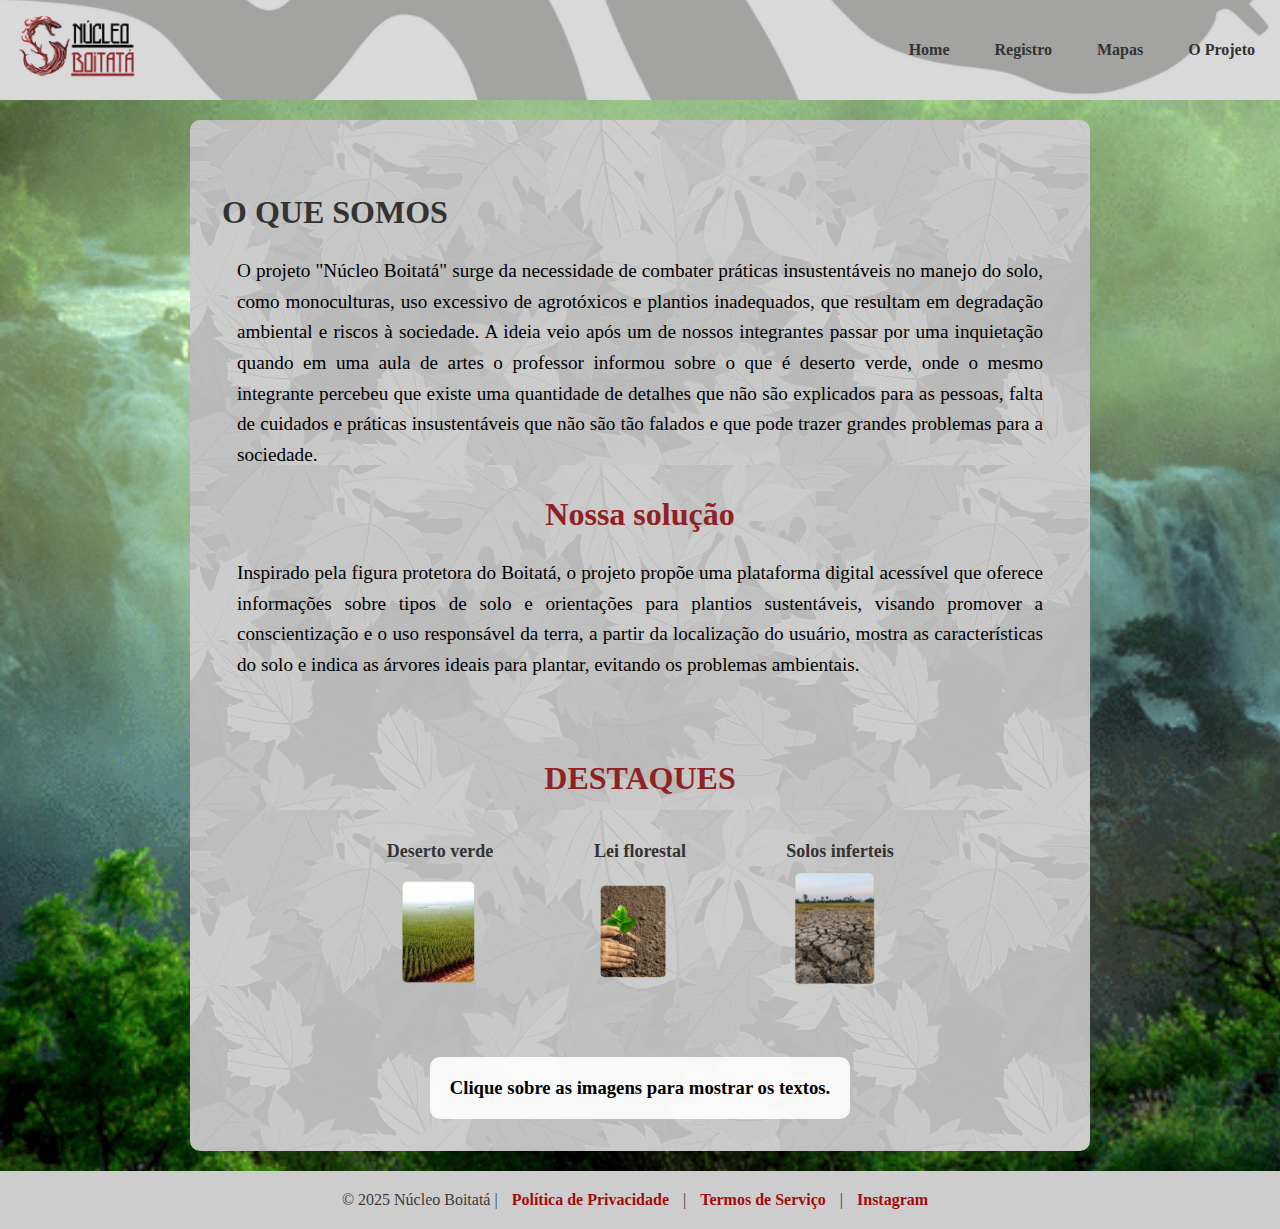
<file: projeto.html>
<!DOCTYPE html>
<html lang="pt-br">

<head>
    <meta charset="UTF-8">
    <meta name="viewport" content="width=device-width, initial-scale=1.0">
    <title>Núcleo Boitatá - Quem somos</title>
    <link rel="stylesheet" href="styles.css">
    <link rel="icon" href="img/icon.ico" type="image/x-icon">
    <link rel="preconnect" href="https://fonts.googleapis.com">
    <link rel="preconnect" href="https://fonts.gstatic.com" crossorigin>
    <link href="https://fonts.googleapis.com/css2?family=Rubik+Dirt&display=swap" rel="stylesheet">
    <link href="https://cdn.jsdelivr.net/npm/bootstrap@5.3.7/dist/css/bootstrap.min.css" rel="stylesheet" integrity="sha384-LN+7fdVzj6u52u30Kp6M/trliBMCMKTyK833zpbD+pXdCLuTusPj697FH4R/5mcr" crossorigin="anonymous">
</head>
<body>

    <div class="oProjeto">
        <header class="cabecalho">
            <div class="img_cabecalho">
                <img src="img/logonome-removebg-preview.png" alt="Logo Núcleo Boitatá">
            </div>

            <div class="botoes_cabecalho">
                <nav>
                    <ul>
                        <li>
                            <a href="index.html">Home</a>
                        </li>
                        <li>
                            <a href="Login.php">Registro</a>
                        </li>
                        <li>
                            <a href="mapa.php">Mapas</a>
                        </li>
                        <li>
                            <a href="projeto.html">O Projeto</a>
                        </li>
                    </ul>
                </nav>
            </div>
        </header>

        <div class="grid-container">
            <!-- Painel Central -->
            <div class="painel-central">
                <h1 class="Titulo1">O QUE SOMOS</h1>
                <p class="Text_proj">O projeto "Núcleo Boitatá" surge da necessidade de combater práticas insustentáveis no manejo do solo,
                    como monoculturas, uso excessivo de agrotóxicos e plantios inadequados, que resultam em degradação ambiental 
                    e riscos à sociedade. A ideia veio após um de nossos integrantes passar por uma inquietação quando em uma aula de artes
                    o professor informou sobre o que é deserto verde, onde o mesmo integrante percebeu que existe uma
                    quantidade de detalhes que não são explicados para as pessoas, falta de cuidados e práticas insustentáveis que não
                    são tão falados e que pode trazer grandes problemas para a sociedade. 
                </p>

                <h1 class="solução">Nossa solução</h1>

                <p class="respostadasolução">
                    Inspirado pela figura protetora do Boitatá, o projeto propõe uma plataforma digital acessível que oferece 
                    informações sobre tipos de solo e orientações para plantios
                    sustentáveis, visando promover a conscientização e o uso responsável da terra, a partir
                    da localização do usuário, mostra as características
                    do solo e indica as árvores ideais
                    para plantar, evitando os problemas ambientais.
                </p>

                <h1 class="destaques">
                    DESTAQUES
                </h1>

                <div class="botoes-container">
                    <button class="deserto" onclick="mostrarDestaque('deserto')" title="deserto verde" type="button">
                        <p>Deserto verde</p>
                        <img src="img/floresta verde.png" alt="deserto verde">
                    </button>

                    <button class="lei" onclick="mostrarDestaque('Lei')" title="Lei florestal">
                        <p>Lei florestal</p>
                        <img src="img/lei.png" alt="Lei florestal">
                    </button>

                    <button class="solos" onclick="mostrarDestaque('infertil')" title="solo infertil">
                        <p>Solos inferteis</p>
                        <img src="img/infertil.png" alt="solo infertil">
                    </button>
                </div>


                <div id="conteudoDestaque" class="destaque">
                    <h3>Clique sobre as imagens para mostrar os textos.</h3>
                </div>
            </div>
        </div>
    </div>
    <footer id="rodape">
      <p class="direitos">
        &copy; 2025 Núcleo Boitatá |
        <a href="politica-privacidade.html">Política de Privacidade</a>
        |
        <a href="termos-servico.html">Termos de Serviço</a>
        |
        <a href="https://www.instagram.com/nucleo_boitata?igsh=MTJlcmdZzMwMGhkOA==">Instagram</a>
      </p>
    </footer>
    <script src="JavaScript/Destaque_projeto.js"></script>
</body>

</html>
</file>
<file: styles.css>
/*fontes */
@font-face {
  font-family: [tribo];
  src: url(./font/TriboRegular.ttf);
}
@font-face {
  font-family: [lalau];
  src: url(font/MODERNA_.TTF);
}




/* Reset e estilos globais */
* {
  margin: 0;
  padding: 0;
  box-sizing: border-box;
}

html {
  height: 100%;
}

body {
  background: url(img/fundo1.png) no-repeat;
  background-size: cover;
  min-height: 100vh;
  display: flex;
  flex-direction: column;
}

/* Wrapper principal para garantir que o rodapé fique no final */
.main-wrapper {
  flex: 1;
  display: flex;
  flex-direction: column;
}

.content {
  flex: 1;
}

/* Cabeçalho */
.cabecalho {
  width: 100%;
  height: 100px;
  background: url(img/cabeça.png) no-repeat center center;
  background-size: cover;
  display: flex;
  justify-content: space-between;
  align-items: center;
  padding: 0 10px;
  position: relative;
  flex-shrink: 0;
}

/* Container da imagem do logo */
.img_cabecalho img {
  height: 90px;
  width: auto;
}

/* Navegação */
.botoes_cabecalho {
  display: flex;
  align-items: center;
}

.botoes_cabecalho ul {
  display: flex;
  list-style: none;
  gap: 15px;
}

.botoes_cabecalho li {
  padding: 10px 15px;
  border-radius: 5px;
}

.botoes_cabecalho li a {
  text-decoration: none;
  color: #333;
  font-weight: bold;
  font-size: 16px;
}

.botoes_cabecalho a:hover {
  text-decoration: underline;
  background-color: rgb(207, 78, 78);
  border-radius: 2px;
}

/* Slogan */
.slogan {
  display: flex;
  justify-content: center;
  padding: 50px 0;
  background-color: rgba(151, 144, 144, 0.089);
  flex: 1;
}

.slogan img {
  max-width: 80%;
  height: auto;
}

/* Rodapé FIXO NO FINAL */
#rodape {
  background-color: rgb(206, 205, 205);
  display: flex;
  flex-direction: column;
  text-align: center;
  padding: 20px 0;
  width: 100%;
  margin-top: auto;
  /* Isso empurra o rodapé para baixo */
  flex-shrink: 0;
}

.direitos {
  font-size: 16px;
  color: rgb(61, 57, 57);
}

.direitos a {
  color: rgb(158, 13, 13);
  text-decoration: none;
  font-weight: bold;
  margin: 0 10px;
}

.direitos a:hover {
  text-decoration: underline;
}

/* Apenas para página "Oprojeto" */
.oProjeto {
  background: url(img/gif.gif);
  background-size: cover;
  min-height: 100vh;
  display: flex;
  flex-direction: column;
}

/* Alinhamento do conteúdo central */
.grid-container {
  display: flex;
  justify-content: center;
  align-items: center;
  align-content: center;
  grid-template-columns: 0.3fr 2fr 0.3fr;
  min-height: 50vh;
  width: 100vh;
  margin-left: auto;
  margin-right: auto;
  flex: 1;
}

/* Painel-central */
.painel-central {
  background: url(img/folhaseca.png);
  display: flex;
  flex-direction: column;
  justify-content: center;
  align-items: center;
  padding: 2rem;
  text-align: justify;
  background-color: rgb(224, 219, 219);
  border-radius: 10px;
  margin: 20px 0;
  max-width: 100%;
}

/* Botões do destaque */
.botoes-container {
  display: flex;
  justify-content: center;
  align-items: center;
  gap: 20px;
  flex-wrap: wrap;
  margin: 20px 0;
}

.botoes-container button {
  border: none;
  padding: 15px;
  background: none;
  cursor: pointer;
  display: flex;
  flex-direction: column;
  align-items: center;
  justify-content: center;
  border-radius: 10px;
  transition: all 0.3s ease;
  min-width: 180px;
  min-height: 200px;
}

.botoes-container button:hover {
  background-color: rgba(172, 77, 81, 0.1);
  transform: translateY(-3px);
}

.botoes-container button:active {
  transform: translateY(0);
}

.botoes-container p {
  font-family: Cambria, Cochin, Georgia, Times, 'Times New Roman', serif;
  font-size: 18px;
  margin-bottom: 10px;
  text-align: center;
  color: #333;
  font-weight: bold;
}

/* Imagens do botão */
.botoes-container img {
  width: 120px;
  height: 120px;
  object-fit: cover;
  border-radius: 8px;
  display: block;
  margin: 0 auto;
}

/* Ajuste de texto dos destaques */
.Titulo1 {
  margin-top: 5%;
  font-family:"lalau";
  font-size: 2rem;
  color: #333;
  width: 100%;
}

.solução {
  color: #902124;
  font-family: "lalau";
}

.Text_proj,
.respostadasolução {
  color: black;
  border-radius: 10px;
  font-size: 1.2rem;
  font-family: "lalau";
  padding: 15px;
  margin: 10px 0;
  line-height: 1.6;
  width: 100%;
}

/* Texto dos botões */
#sabemdesertoverde {
  color: #902124;
}

.estilizar1,
.estilizar2,
.estilizar3 {
  font-family: "lalau";
}

#lei {
  color: #902124;
}

.destaques {
  font-family: "lalau";
  color: #902124;
  margin-top: 6vh;
}

.destaque {
  margin-top: 20px;
  padding: 20px;
  background-color: rgba(255, 255, 255, 0.9);
  border-radius: 10px;
  min-height: 60px;
  transition: all 0.3s ease;
}

.destaque.show {
  animation: fadeIn 0.5s ease-in-out;
}

@keyframes fadeIn {
  from {
    opacity: 0;
    transform: translateY(-10px);
  }

  to {
    opacity: 1;
    transform: translateY(0);
  }
}

/*Login*/
/* Animações e efeitos especiais para o login */
.login-container {
  min-height: calc(100vh - 100px - 80px);
  /* viewport - header - footer */
  display: flex;
  align-items: center;
  justify-content: center;
  padding: 2rem 1rem;
  background: linear-gradient(135deg, rgba(0, 0, 0, 0.1) 0%, rgba(0, 0, 0, 0.3) 100%);
  position: relative;
}

.login-card {
  background: rgba(255, 255, 255, 0.95);
  backdrop-filter: blur(10px);
  border-radius: 20px;
  box-shadow: 0 15px 35px rgba(0, 0, 0, 0.2);
  width: 100%;
  max-width: 420px;
  padding: 3rem 2.5rem;
  position: relative;
  overflow: hidden;
  border: 1px solid rgba(255, 255, 255, 0.2);
}

.login-card::before {
  content: '';
  position: absolute;
  top: 0;
  left: 0;
  right: 0;
  height: 4px;
  background: linear-gradient(90deg, #e74c3c, #c0392b, #922b21);
}

.login-title {
  text-align: center;
  font-family: "Tribo";
  font-size: 3.5rem;
  color: #2c3e50;
  margin-bottom: 0.5rem;
  text-shadow: 2px 2px 4px rgba(0, 0, 0, 0.1);
}

.login-subtitle {
  text-align: center;
  color: #7f8c8d;
  margin-bottom: 2rem;
  font-size: 1rem;
}

.form-group {
  position: relative;
  margin-bottom: 2rem;
}

.form-input {
  width: 100%;
  padding: 15px 20px;
  border: 2px solid #e8e8e8;
  border-radius: 25px;
  font-size: 1rem;
  transition: all 0.3s ease;
  background: rgba(255, 255, 255, 0.9);
  outline: none;
}

.form-input:focus {
  border-color: #e74c3c;
  box-shadow: 0 0 0 3px rgba(231, 76, 60, 0.1);
  transform: translateY(-2px);
}

.form-label {
  position: absolute;
  left: 20px;
  top: 15px;
  color: #7f8c8d;
  font-size: 1rem;
  transition: all 0.3s ease;
  pointer-events: none;
  background: rgba(255, 255, 255, 0.9);
  padding: 0 5px;
}

.form-input:focus+.form-label,
.form-input:not(:placeholder-shown)+.form-label {
  top: -10px;
  left: 15px;
  font-size: 0.85rem;
  color: #e74c3c;
  font-weight: 600;
}

.login-actions {
  display: flex;
  flex-direction: column;
  gap: 1rem;
  margin-top: 2rem;
}

.btn-login {
  background: linear-gradient(135deg, #e74c3c 0%, #c0392b 100%);
  color: white;
  border: none;
  padding: 15px 30px;
  border-radius: 25px;
  font-size: 1.1rem;
  font-weight: 600;
  cursor: pointer;
  transition: all 0.3s ease;
  text-transform: uppercase;
  letter-spacing: 1px;
  box-shadow: 0 4px 15px rgba(231, 76, 60, 0.3);
}

.btn-login:hover {
  transform: translateY(-2px);
  box-shadow: 0 6px 20px rgba(231, 76, 60, 0.4);
}

.btn-login:active {
  transform: translateY(0);
}

.create-account-link {
  text-align: center;
  padding: 12px;
  border: 2px solid #e74c3c;
  border-radius: 25px;
  text-decoration: none;
  color: #e74c3c;
  font-weight: 600;
  transition: all 0.3s ease;
  background: transparent;
}

.create-account-link:hover {
  background: #e74c3c;
  color: white;
  transform: translateY(-2px);
  text-decoration: none;
}

/* Efeito de partículas de fundo */
.particle {
  position: absolute;
  width: 4px;
  height: 4px;
  background: rgba(231, 76, 60, 0.3);
  border-radius: 50%;
  animation: float 6s ease-in-out infinite;
}

@keyframes float {

  0%,
  100% {
    transform: translateY(0px) rotate(0deg);
    opacity: 0.3;
  }

  50% {
    transform: translateY(-20px) rotate(180deg);
    opacity: 0.8;
  }
}

/* Alertas melhorados */
.alert {
  border-radius: 15px;
  margin-bottom: 1rem;
  border: none;
  padding: 1rem 1.5rem;
  animation: slideDown 0.5s ease-out;
}

@keyframes slideDown {
  from {
    transform: translateY(-20px);
    opacity: 0;
  }

  to {
    transform: translateY(0);
    opacity: 1;
  }
}

/* Responsividade */
@media (max-width: 480px) {
  .login-card {
    margin: 1rem;
    padding: 2rem 1.5rem;
  }

  .login-title {
    font-size: 2rem;
  }
}
.login {

  background-color: #bbb0b0;
  margin: 10vh auto 10vh;
  padding: 4vh;
  max-width: 50vh;
  height: 55vh;
  border-radius: 1vh;
  flex: 1;
}

.login h1 {
  text-align: center;
  margin-bottom: 3vh;
}

.form_login {
  display: flex;
  flex-direction: column;
  text-align: center;
  align-items: stretch;
}

.grupo_form_login {
  margin-bottom: 2vh;
  color: #333;
  font-size: 3vh;
  font-weight: normal;
}

.grupo_form input {
  border-radius: 2vh;
}

.link_conta {
  margin-bottom: 1vh;
}

.link_conta a {
  text-decoration: none;
  color: #333;
}

.btt_concluido {
  border: none;
  border-radius: 5vh;
  background-color: #333;
  color: white;
  height: 5vh;
}

/* Criar conta */

body.criar-conta-page {
  background: url(img/fundo1.png);
  background-size: cover;
  display: flex;
  flex-direction: column;
  min-height: 100vh;
}

.criar-conta-container {
  flex: 1;
  display: flex;
  align-items: center;
  justify-content: center;
  padding: 2rem 1rem;
  min-height: calc(100vh - 180px);
}

.criar-conta-card {
  background: rgba(255, 255, 255, 0.95);
  backdrop-filter: blur(15px);
  border-radius: 20px;
  box-shadow: 0 20px 40px rgba(0, 0, 0, 0.15);
  width: 100%;
  max-width: 500px;
  padding: 3rem 2.5rem;
  position: relative;
  border: 1px solid rgba(255, 255, 255, 0.2);
  overflow: hidden;
}

.criar-conta-card::before {
  content: '';
  position: absolute;
  top: 0;
  left: 0;
  right: 0;
  height: 5px;
  background: linear-gradient(90deg, #27ae60, #2ecc71, #58d68d);
}

.criar-conta-title {
  text-align: center;
  font-family: 'tribo';
  font-size: 6rem;
  color: #2c3e50;
  margin-bottom: 0.5rem;
  text-shadow: 2px 2px 4px rgba(0, 0, 0, 0.1);
  background: linear-gradient(135deg, #27ae60 0%, #2ecc71 50%, #58d68d 100%);
  -webkit-background-clip: text;
  -webkit-text-fill-color: transparent;
  background-clip: text;
}

.criar-conta-subtitle {
  text-align: center;
  color: #7f8c8d;
  margin-bottom: 2.5rem;
  font-size: 1.1rem;
  line-height: 1.5;
}

.form-group-criar {
  position: relative;
  margin-bottom: 2rem;
}

.form-input-criar {
  width: 100%;
  padding: 18px 20px;
  border: 2px solid #e8e8e8;
  border-radius: 15px;
  font-size: 1.1rem;
  transition: all 0.3s ease;
  background: rgba(255, 255, 255, 0.9);
  outline: none;
  font-weight: 500;
}

.form-input-criar:focus {
  border-color: #27ae60;
  box-shadow: 0 0 0 3px rgba(39, 174, 96, 0.1);
  transform: translateY(-2px);
  background: white;
}

.form-label-criar {
  position: absolute;
  left: 20px;
  top: 18px;
  color: #7f8c8d;
  font-size: 1.1rem;
  transition: all 0.3s ease;
  pointer-events: none;
  background: rgba(255, 255, 255, 0.9);
  padding: 0 8px;
  font-weight: 600;
}

.form-input-criar:focus+.form-label-criar,
.form-input-criar:not(:placeholder-shown)+.form-label-criar {
  top: -12px;
  left: 15px;
  font-size: 0.9rem;
  color: #27ae60;
  background: white;
}

.password-strength {
  margin-top: 8px;
  padding: 10px;
  border-radius: 8px;
  background: #f8f9fa;
  font-size: 0.9rem;
  transition: all 0.3s ease;
  opacity: 0;
  transform: translateY(-10px);
}

.password-strength.show {
  opacity: 1;
  transform: translateY(0);
}

.strength-bar {
  height: 4px;
  border-radius: 2px;
  margin: 8px 0;
  background: #e9ecef;
  overflow: hidden;
}

.strength-fill {
  height: 100%;
  width: 0%;
  transition: all 0.3s ease;
  border-radius: 2px;
}

.strength-weak {
  background: #e74c3c;
}

.strength-medium {
  background: #f39c12;
}

.strength-strong {
  background: #27ae60;
}

.form-actions-criar {
  margin-top: 2.5rem;
}

.btn-criar {
  width: 100%;
  background: linear-gradient(135deg, #27ae60 0%, #2ecc71 100%);
  color: white;
  border: none;
  padding: 18px 30px;
  border-radius: 15px;
  font-size: 1.2rem;
  font-weight: 700;
  cursor: pointer;
  transition: all 0.3s ease;
  text-transform: uppercase;
  letter-spacing: 1px;
  box-shadow: 0 6px 20px rgba(39, 174, 96, 0.3);
  position: relative;
  overflow: hidden;
}

.btn-criar::before {
  content: '';
  position: absolute;
  top: 0;
  left: -100%;
  width: 100%;
  height: 100%;
  background: linear-gradient(90deg, transparent, rgba(255, 255, 255, 0.2), transparent);
  transition: left 0.5s;
}

.btn-criar:hover::before {
  left: 100%;
}

.btn-criar:hover {
  transform: translateY(-3px);
  box-shadow: 0 8px 25px rgba(39, 174, 96, 0.4);
}

.btn-criar:active {
  transform: translateY(-1px);
}

.btn-criar:disabled {
  opacity: 0.6;
  cursor: not-allowed;
  transform: none;
}

.login-link {
  text-align: center;
  margin-top: 2rem;
  padding-top: 2rem;
  border-top: 1px solid #e9ecef;
}

.login-link a {
  color: #27ae60;
  text-decoration: none;
  font-weight: 600;
  font-size: 1.1rem;
  transition: all 0.3s ease;
  position: relative;
}

.login-link a:hover {
  color: #219a52;
  text-decoration: none;
}

.login-link a::after {
  content: '';
  position: absolute;
  bottom: -2px;
  left: 0;
  width: 0;
  height: 2px;
  background: #27ae60;
  transition: width 0.3s ease;
}

.login-link a:hover::after {
  width: 100%;
}

/* Validação visual */
.form-input-criar.valid {
  border-color: #27ae60;
  background: rgba(39, 174, 96, 0.05);
}

.form-input-criar.invalid {
  border-color: #e74c3c;
  background: rgba(231, 76, 60, 0.05);
}

.validation-message {
  font-size: 0.85rem;
  margin-top: 5px;
  transition: all 0.3s ease;
  opacity: 0;
  transform: translateY(-5px);
}

.validation-message.show {
  opacity: 1;
  transform: translateY(0);
}

.validation-message.success {
  color: #27ae60;
}

.validation-message.error {
  color: #e74c3c;
}

/* Animações */
@keyframes slideInUp {
  from {
    opacity: 0;
    transform: translateY(30px);
  }

  to {
    opacity: 1;
    transform: translateY(0);
  }
}

.criar-conta-card {
  animation: slideInUp 0.6s ease-out;
}

/* Responsividade */
@media (max-width: 480px) {
  .criar-conta-card {
    margin: 1rem;
    padding: 2rem 1.5rem;
  }

  .criar-conta-title {
    font-size: 2.2rem;
  }

  .form-input-criar {
    padding: 15px 18px;
  }
}

/* Efeito de partículas */
.particle-criar {
  position: absolute;
  width: 6px;
  height: 6px;
  background: rgba(39, 174, 96, 0.4);
  border-radius: 50%;
  animation: floatCrear 8s ease-in-out infinite;
}

@keyframes floatCrear {

  0%,
  100% {
    transform: translateY(0px) rotate(0deg);
    opacity: 0.4;
  }

  50% {
    transform: translateY(-30px) rotate(180deg);
    opacity: 0.8;
  }
}

.criar {
  background: url(img/fundo1.png);
  background-size: cover;
  min-height: 100vh;
  display: flex;
  flex-direction: column;
}

.grid-container2 {
  display: grid;
  justify-content: start;
  min-height: 50vh;
  width: 10vh;
  margin-top: 5vh;
  margin-left: 5vh;
  flex: 1;
}

.painel-central2 {
  background: url(img/folhaseca.png);
  background-color: rgb(224, 219, 219);
  display: flex;
  flex-direction: column;
  align-items: flex-start;
  text-align: justify;
  border-radius: 15px;
  padding: 2rem;
  margin: 20px 0;
  width: 83vh;
  height: 57vh;
}

/* Estilizando os botões */
.form_criar {
  height: 5vh;
  width: 50vh;
}

.form_criar .grupo_form_criar,
.box_enviar_criar {
  border-radius: 10vh;
  border: none;
}

.grupo_form_criar input,
label {
  margin-bottom: 1vh;
  color: #333;
  font-size: 3vh;
  font-weight: normal;
  border-radius: 2vh;
  border: none;
}

.grupo_form_criar input {
  margin-bottom: 3vh;
}

.grupo_form_criar {
  display: flex;
  flex-direction: column;
  align-items: stretch;
  margin-top: 5px;
}

.box_enviar_criar {
  display: flex;
  align-items: stretch;
  width: 76vh;
  height: 5vh;
  border-radius: 2vh;
  margin-top: 5vh;
}

.box_enviar_criar:hover {
  border: 0.1vh solid black;
}

.box_enviar_criar:active {
  transform: translateY(0.25vh);
}

/* MAPA - Estilos corrigidos e otimizados */

/* Container principal do mapa */
.mapa-container {
    display: flex;
    min-height: calc(100vh - 180px); /* altura viewport - header - footer */
    background-color: #f8f9fa;
    position: relative;
}

/* Sidebar lateral */
.sidebar {
    width: 320px;
    background: white;
    border-right: 1px solid #e9ecef;
    box-shadow: 2px 0 10px rgba(0, 0, 0, 0.1);
    transition: transform 0.3s ease;
    position: relative;
    z-index: 100;
    display: flex;
    flex-direction: column;
}

/* Sidebar colapsada */
.sidebar.collapsed {
    transform: translateX(-280px);
}

/* Header da sidebar */
.sidebar-header {
    padding: 20px;
    border-bottom: 1px solid #e9ecef;
    background: linear-gradient(135deg, #e74c3c 0%, #c0392b 100%);
    color: white;
    flex-shrink: 0;
}

/* Título da sidebar */
.sidebar-title {
    font-size: 1.2rem;
    font-weight: 600;
    margin: 0;
    font-family: "Rubik Dirt", system-ui;
}

/* Seção de busca */
.search-section {
    padding: 20px;
    flex-shrink: 0;
}

/* Container da caixa de busca */
.search-box {
    position: relative;
    margin-bottom: 15px;
}

/* Input de busca */
.search-input-mapa {
    width: 100%;
    padding: 12px 40px 12px 16px;
    border: 2px solid #e9ecef;
    border-radius: 25px;
    font-size: 14px;
    outline: none;
    transition: border-color 0.3s ease;
    box-sizing: border-box;
    background: white;
}

.search-input-mapa:focus {
    border-color: #e74c3c;
    box-shadow: 0 0 0 3px rgba(231, 76, 60, 0.1);
}

/* Ícone de busca */
.search-icon {
    position: absolute;
    right: 15px;
    top: 50%;
    transform: translateY(-50%);
    color: #6c757d;
    pointer-events: none;
}

/* Seção de favoritos */
.favorites-section {
    padding: 0 20px 20px;
    flex-shrink: 0;
}

/* Botão de favoritos */
.favorites-btn-mapa {
    width: 100%;
    padding: 12px 16px;
    background: #f8f9fa;
    border: 2px solid #e9ecef;
    border-radius: 20px;
    color: #495057;
    cursor: pointer;
    transition: all 0.3s ease;
    display: flex;
    align-items: center;
    gap: 8px;
    font-family: inherit;
    font-size: 14px;
}

.favorites-btn-mapa:hover {
    background: #e74c3c;
    color: white;
    border-color: #e74c3c;
    transform: translateY(-2px);
}

/* Painel de informações */
.info-panel {
    padding: 20px;
    border-top: 1px solid #e9ecef;
    background: #f8f9fa;
    flex: 1;
    overflow-y: auto;
}

/* Título do painel de informações */
.info-title {
    font-size: 1.1rem;
    font-weight: 600;
    color: #2c3e50;
    margin-bottom: 15px;
    font-family: "Rubik Dirt", system-ui;
}

/* Conteúdo do painel de informações */
.info-content {
    font-size: 14px;
    line-height: 1.5;
    color: #495057;
}

/* Itens de informação */
.info-item {
    margin-bottom: 15px;
    padding: 12px;
    background: white;
    border-radius: 8px;
    border-left: 4px solid #e74c3c;
    box-shadow: 0 1px 3px rgba(0, 0, 0, 0.1);
}

.info-item strong {
    color: #e74c3c;
    display: block;
    margin-bottom: 5px;
    font-weight: 600;
}

/* Área do mapa */
.map-area {
    flex: 1;
    position: relative;
    background: #e9ecef;
    display: flex;
    align-items: center;
    justify-content: center;
    min-height: 500px;
}

/* Botão de toggle da sidebar */
.toggle-btn {
    position: absolute;
    top: 20px;
    left: 20px;
    z-index: 101;
    background: white;
    border: none;
    width: 45px;
    height: 45px;
    border-radius: 50%;
    box-shadow: 0 2px 10px rgba(0, 0, 0, 0.2);
    cursor: pointer;
    display: flex;
    align-items: center;
    justify-content: center;
    transition: all 0.3s ease;
    font-size: 18px;
    color: #2c3e50;
}

.toggle-btn:hover {
    transform: scale(1.1);
    box-shadow: 0 4px 15px rgba(0, 0, 0, 0.3);
    background: #e74c3c;
    color: white;
}

/* Container do mapa do Brasil */
.brazil-map {
    width: 90%;
    max-width: 800px;
    height: 80%;
    min-height: 400px;
    display: flex;
    align-items: center;
    justify-content: center;
}

/* SVG do mapa */
.brazil-map svg {
    width: 100%;
    height: 100%;
    border: 2px solid #ddd;
    border-radius: 10px;
    background: white;
    box-shadow: 0 4px 15px rgba(0, 0, 0, 0.1);
}

/* Estilos dos estados no SVG */
.state {
    fill: #2ecc71;
    stroke: #27ae60;
    stroke-width: 1;
    cursor: pointer;
    transition: all 0.3s ease;
}

.state:hover {
    fill: #f39c12;
    stroke: #e67e22;
    stroke-width: 2;
    filter: brightness(1.1);
}

.state.selected {
    fill: #e74c3c !important;
    stroke: #c0392b !important;
    stroke-width: 2;
}

/* Labels dos estados */
.state-label {
    fill: #2c3e50;
    font-family: Arial, sans-serif;
    font-size: 12px;
    font-weight: bold;
    text-anchor: middle;
    pointer-events: none;
    text-shadow: 1px 1px 1px rgba(255, 255, 255, 0.8);
}

/* Responsividade para tablets */
@media (max-width: 1024px) {
    .sidebar {
        width: 280px;
    }
    
    .sidebar.collapsed {
        transform: translateX(-240px);
    }
}

/* Responsividade para celulares */
@media (max-width: 768px) {
    .mapa-container {
        flex-direction: column;
        min-height: calc(100vh - 160px);
    }
    
    .sidebar {
        position: fixed;
        height: 100vh;
        z-index: 1000;
        width: 280px;
        left: 0;
        top: 0;
    }

    .sidebar.collapsed {
        transform: translateX(-100%);
    }

    .map-area {
        width: 100%;
        min-height: 70vh;
    }

    .toggle-btn {
        left: 10px;
        top: 10px;
        width: 40px;
        height: 40px;
        font-size: 16px;
    }

    .brazil-map {
        width: 95%;
        height: 90%;
        min-height: 300px;
    }
    
    .info-panel {
        max-height: 60vh;
    }
}

/* Responsividade para telas muito pequenas */
@media (max-width: 480px) {
    .sidebar {
        width: 100vw;
    }
    
    .sidebar-header {
        padding: 15px;
    }
    
    .sidebar-title {
        font-size: 1rem;
    }
    
    .search-section,
    .favorites-section {
        padding: 15px;
    }
    
    .info-panel {
        padding: 15px;
    }
    
    .toggle-btn {
        width: 35px;
        height: 35px;
        font-size: 14px;
    }
}

/* Estados específicos para a página do mapa */
body.mapa-page {
    background: #f8f9fa;
    overflow-x: hidden;
}

/* Correção para conflitos com outros estilos */
.mapa-page .cabecalho {
    position: relative;
    z-index: 50;
}

.mapa-page #rodape {
    position: relative;
    z-index: 50;
}
</file>
